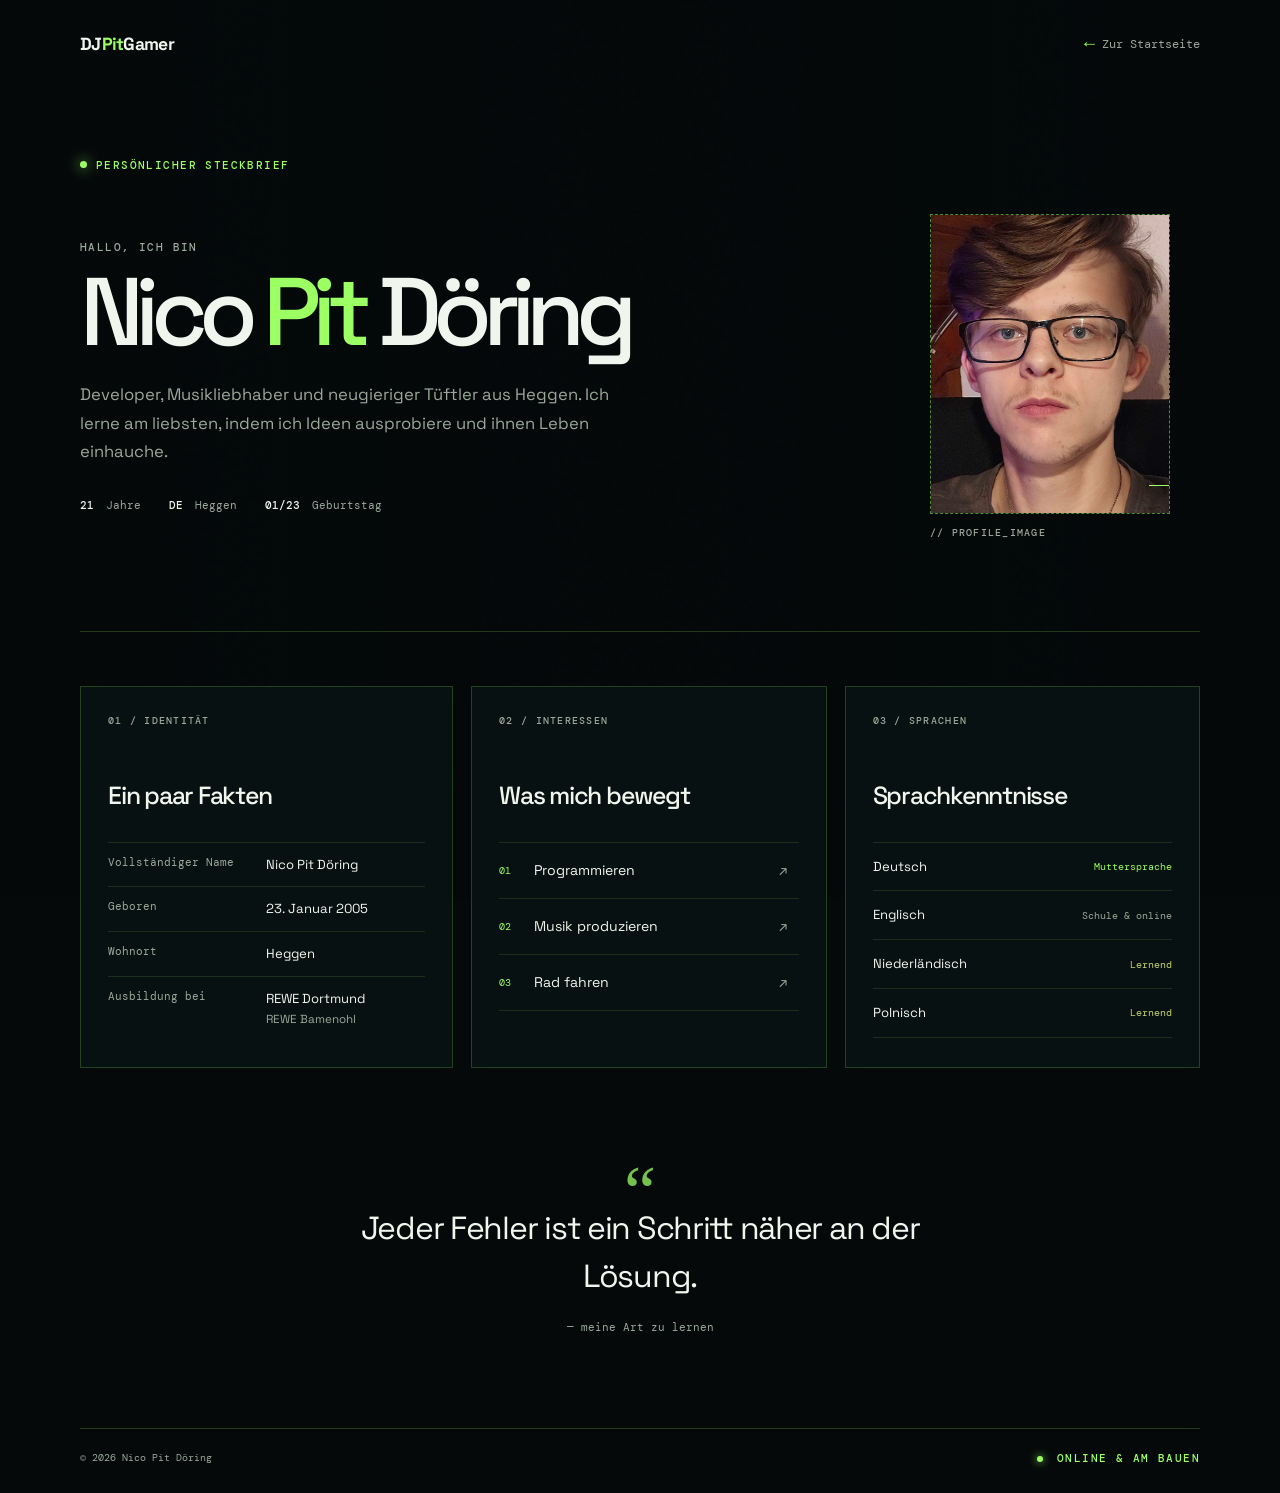
<file: about/index.html>
<!doctype html>
<html lang="de">
<head>
  <meta charset="utf-8">
  <meta name="viewport" content="width=device-width, initial-scale=1">
  <meta name="description" content="Privater Steckbrief von Nico Pit Döring – Entwickler, Musikproduzent und Fahrradfahrer.">
  <title>Über mich | Nico Pit Döring</title>
  <link rel="preconnect" href="https://fonts.googleapis.com">
  <link rel="preconnect" href="https://fonts.gstatic.com" crossorigin>
  <link href="https://fonts.googleapis.com/css2?family=DM+Mono:wght@400;500&family=Space+Grotesk:wght@400;500;600;700&display=swap" rel="stylesheet">
  <link rel="stylesheet" href="styles.css">
</head>
<body>
  <canvas id="matrix" aria-hidden="true"></canvas>
  <div class="noise" aria-hidden="true"></div>

  <header class="site-header">
    <a class="brand" href="index.html" aria-label="Zur Startseite">DJ<span>Pit</span>Gamer</a>
    <a class="back-link" href="index.html"><span aria-hidden="true">←</span> Zur Startseite</a>
  </header>

  <main class="page-shell">
    <section class="profile-hero" aria-labelledby="page-title">
      <div class="eyebrow"><span></span> Persönlicher Steckbrief</div>
      <div class="hero-grid">
        <div class="intro-copy">
          <p class="kicker">Hallo, ich bin</p>
          <h1 id="page-title">Nico <strong>Pit</strong> Döring</h1>
          <p class="lead">Developer, Musikliebhaber und neugieriger Tüftler aus Heggen. Ich lerne am liebsten, indem ich Ideen ausprobiere und ihnen Leben einhauche.</p>
          <div class="quick-facts" aria-label="Kurzinformationen">
            <span><b>21</b> Jahre</span>
            <span><b>DE</b> Heggen</span>
            <span><b>01/23</b> Geburtstag</span>
          </div>
        </div>

        <div class="portrait-wrap">
            <div class="portrait-placeholder" role="img" aria-label="Portrait von Nico Pit Döring">
                <img src="images/Nico.jpg" alt="Portrait von Nico Pit Döring">
            </div>
            <span class="portrait-label">// profile_image</span>
        </div>
      </div>
    </section>

    <section class="details-grid" aria-label="Steckbriefdetails">
      <article class="info-card identity-card">
        <div class="card-label">01 / IDENTITÄT</div>
        <h2>Ein paar Fakten</h2>
        <dl class="facts-list">
          <div><dt>Vollständiger Name</dt><dd>Nico Pit Döring</dd></div>
          <div><dt>Geboren</dt><dd>23. Januar 2005</dd></div>
          <div><dt>Wohnort</dt><dd>Heggen</dd></div>
          <div><dt>Ausbildung bei</dt><dd>REWE Dortmund<br><span>REWE Bamenohl</span></dd></div>
        </dl>
      </article>

      <article class="info-card">
        <div class="card-label">02 / INTERESSEN</div>
        <h2>Was mich bewegt</h2>
        <div class="interest-list">
          <div class="interest"><span class="interest-number">01</span><span>Programmieren</span><i>↗</i></div>
          <div class="interest"><span class="interest-number">02</span><span>Musik produzieren</span><i>↗</i></div>
          <div class="interest"><span class="interest-number">03</span><span>Rad fahren</span><i>↗</i></div>
        </div>
      </article>

      <article class="info-card languages-card">
        <div class="card-label">03 / SPRACHEN</div>
        <h2>Sprachkenntnisse</h2>
        <div class="language-list">
          <div class="language-row"><span>Deutsch</span><span class="level native">Muttersprache</span></div>
          <div class="language-row"><span>Englisch</span><span class="level">Schule &amp; online</span></div>
          <div class="language-row"><span>Niederländisch</span><span class="level learning">Lernend</span></div>
          <div class="language-row"><span>Polnisch</span><span class="level learning">Lernend</span></div>
        </div>
      </article>
    </section>

    <section class="quote-section" aria-label="Persönliches Motto">
      <span class="quote-mark">“</span>
      <blockquote>Jeder Fehler ist ein Schritt näher an der Lösung.</blockquote>
      <span class="quote-caption">— meine Art zu lernen</span>
    </section>
  </main>

  <footer class="site-footer">
    <span>© 2026 Nico Pit Döring</span>
    <span class="footer-status"><i></i> online &amp; am bauen</span>
  </footer>

  <script>
    (() => {
      const canvas = document.getElementById('matrix');
      const ctx = canvas.getContext('2d');
      const chars = 'アカサタナハマヤラワ0123456789ABCDEFGHIJKLMNOPQRSTUVWXYZ<>[]{}';
      let columns = 0;
      let drops = [];
      let fontSize = 15;

      function resize() {
        const density = window.innerWidth < 600 ? 24 : 18;
        fontSize = window.innerWidth < 600 ? 13 : 15;
        canvas.width = window.innerWidth;
        canvas.height = window.innerHeight;
        columns = Math.ceil(canvas.width / density);
        drops = Array.from({ length: columns }, () => Math.random() * -40);
      }

      function draw() {
        ctx.fillStyle = 'rgba(5, 9, 10, 0.085)';
        ctx.fillRect(0, 0, canvas.width, canvas.height);
        ctx.font = `${fontSize}px DM Mono, monospace`;
        for (let i = 0; i < drops.length; i++) {
          const char = chars[Math.floor(Math.random() * chars.length)];
          const x = i * (window.innerWidth < 600 ? 24 : 18);
          const y = drops[i] * fontSize;
          ctx.fillStyle = Math.random() > 0.94 ? '#d9ff72' : 'rgba(126, 241, 65, 0.42)';
          ctx.fillText(char, x, y);
          if (y > canvas.height && Math.random() > 0.975) drops[i] = 0;
          drops[i] += 0.72;
        }
        requestAnimationFrame(draw);
      }

      window.addEventListener('resize', resize, { passive: true });
      resize();
      draw();
    })();
  </script>
</body>
</html>
</file>
<file: about/styles.css>
:root {
  --bg: #05090a;
  --panel: rgba(10, 20, 20, .84);
  --line: rgba(152, 255, 97, .2);
  --text: #f0f5ee;
  --muted: #9aa99b;
  --green: #9cff64;
  --green-soft: #7ef141;
  --mono: 'DM Mono', monospace;
  --sans: 'Space Grotesk', system-ui, sans-serif;
}

* { box-sizing: border-box; }
html { scroll-behavior: smooth; }
body {
  margin: 0;
  min-width: 320px;
  color: var(--text);
  background: var(--bg);
  font-family: var(--sans);
  line-height: 1.5;
  overflow-x: hidden;
}

#matrix { position: fixed; inset: 0; z-index: -3; opacity: .72; }
.noise {
  position: fixed; inset: 0; z-index: -2; pointer-events: none; opacity: .04;
  background-image: url("data:image/svg+xml,%3Csvg viewBox='0 0 160 160' xmlns='http://www.w3.org/2000/svg'%3E%3Cfilter id='n'%3E%3CfeTurbulence type='fractalNoise' baseFrequency='.8' numOctaves='4' stitchTiles='stitch'/%3E%3C/filter%3E%3Crect width='100%25' height='100%25' filter='url(%23n)' opacity='.5'/%3E%3C/svg%3E");
}
body::after { content: ''; position: fixed; inset: 0; z-index: -1; pointer-events: none; background: linear-gradient(90deg, rgba(5,9,10,.96) 0%, rgba(5,9,10,.72) 50%, rgba(5,9,10,.96) 100%); }

.site-header, .site-footer, .page-shell { width: min(1120px, calc(100% - 48px)); margin-inline: auto; }
.site-header { display: flex; justify-content: space-between; align-items: center; padding: 30px 0; }
.brand { color: var(--text); font-size: 1.1rem; font-weight: 700; letter-spacing: -.04em; text-decoration: none; }
.brand span { color: var(--green); }
.back-link { color: var(--muted); font-family: var(--mono); font-size: .75rem; text-decoration: none; transition: color .2s ease; }
.back-link:hover { color: var(--green); }
.back-link span { color: var(--green); font-size: 1.15rem; vertical-align: -1px; }

.profile-hero { padding: 70px 0 92px; border-bottom: 1px solid var(--line); }
.eyebrow, .card-label, .portrait-label, .kicker, .footer-status { color: var(--green); font: 500 .68rem var(--mono); letter-spacing: .13em; text-transform: uppercase; }
.eyebrow { display: flex; align-items: center; gap: 9px; margin-bottom: 42px; }
.eyebrow span { width: 7px; height: 7px; border-radius: 50%; background: var(--green); box-shadow: 0 0 14px var(--green); }
.hero-grid { display: grid; grid-template-columns: 1fr 300px; align-items: center; gap: 80px; }
.kicker { margin: 0 0 14px; color: var(--muted); }
h1, h2, p { margin-top: 0; }
h1 { max-width: 700px; margin-bottom: 25px; font-size: clamp(3.4rem, 7.5vw, 6.8rem); font-weight: 500; letter-spacing: -.095em; line-height: .92; }
h1 strong { color: var(--green); font-weight: 500; }
.lead { max-width: 570px; margin-bottom: 32px; color: var(--muted); font-size: 1.04rem; line-height: 1.7; }
.quick-facts { display: flex; flex-wrap: wrap; gap: 12px 28px; color: var(--muted); font: .7rem var(--mono); }
.quick-facts b { margin-right: 5px; color: var(--text); font-weight: 500; }

.portrait-wrap {
  position: relative;
  max-width: 240px; /* Begrenzt die Breite am PC auf eine passende Größe */
  width: 100%;
  margin-inline: auto; /* Zentriert die Box im Grid-Bereich */
}

.portrait-placeholder {
  position: relative;
  overflow: hidden; /* Verhindert, dass das Bild über die Ecken hinaussteht */
  aspect-ratio: 4 / 5;
  display: flex;
  flex-direction: column;
  justify-content: center;
  align-items: center;
  gap: 5px;
  color: var(--green);
  border: 1px dashed rgba(156,255,100,.5);
  background: rgba(156,255,100,.04);
  text-align: center;
}

/* --- HIER NEU HINZUFÜGEN --- */
.portrait-placeholder img {
  width: 100%;
  height: 100%;
  object-fit: cover; /* Passt das Bild perfekt in den 4:5 Rahmen ein, ohne es zu verzerren */
  display: block;
}
.portrait-placeholder::before, .portrait-placeholder::after { content: ''; position: absolute; width: 25px; height: 25px; border-color: var(--green); }
.portrait-placeholder::before { top: -6px; left: -6px; border-top: 1px solid; border-left: 1px solid; }
.portrait-placeholder::after { right: -6px; bottom: 27px; border-right: 1px solid; border-bottom: 1px solid; }
.portrait-icon { font-size: 2.2rem; font-weight: 300; line-height: 1; }
.portrait-placeholder span { font: .8rem var(--mono); }
.portrait-placeholder small { color: var(--muted); font: .65rem var(--mono); }
.portrait-label { display: block; margin-top: 12px; color: var(--muted); font-size: .6rem; }

.details-grid { display: grid; grid-template-columns: 1.05fr 1fr 1fr; gap: 18px; padding: 54px 0 70px; }
.info-card { min-height: 320px; padding: 27px; border: 1px solid var(--line); background: var(--panel); backdrop-filter: blur(8px); }
.card-label { margin-bottom: 50px; color: var(--muted); font-size: .61rem; }
h2 { margin-bottom: 28px; font-size: 1.55rem; font-weight: 500; letter-spacing: -.05em; }
.facts-list { margin: 0; }
.facts-list div { display: grid; grid-template-columns: 1fr 1.12fr; gap: 15px; padding: 12px 0; border-top: 1px solid rgba(152,255,97,.12); }
.facts-list dt { color: var(--muted); font: .68rem var(--mono); }
.facts-list dd { margin: 0; font-size: .82rem; }
.facts-list dd span { color: var(--muted); font-size: .73rem; }
.interest-list { border-top: 1px solid rgba(152,255,97,.12); }
.interest { display: grid; grid-template-columns: 35px 1fr 20px; align-items: center; padding: 17px 0; border-bottom: 1px solid rgba(152,255,97,.12); font-size: .88rem; }
.interest-number { color: var(--green); font: .65rem var(--mono); }
.interest i { color: var(--muted); font-style: normal; }
.language-list { border-top: 1px solid rgba(152,255,97,.12); }
.language-row { display: flex; justify-content: space-between; align-items: center; gap: 12px; padding: 14px 0; border-bottom: 1px solid rgba(152,255,97,.12); font-size: .82rem; }
.level { color: var(--muted); font: .61rem var(--mono); text-align: right; }
.level.native { color: var(--green); }
.level.learning { color: #c4d56e; }

.quote-section { padding: 18px 0 90px; text-align: center; }
.quote-mark { display: block; height: 48px; color: var(--green); font: 4.5rem Georgia, serif; line-height: 1; opacity: .75; }
blockquote { max-width: 650px; margin: 0 auto 14px; font-size: clamp(1.35rem, 3vw, 2rem); letter-spacing: -.04em; }
.quote-caption { color: var(--muted); font: .68rem var(--mono); }
.site-footer { display: flex; justify-content: space-between; padding: 22px 0 28px; border-top: 1px solid var(--line); color: var(--muted); font: .65rem var(--mono); }
.footer-status i { display: inline-block; width: 6px; height: 6px; margin-right: 6px; border-radius: 50%; background: var(--green); box-shadow: 0 0 8px var(--green); }

@media (max-width: 850px) { .hero-grid { grid-template-columns: 1fr 220px; gap: 35px; } .details-grid { grid-template-columns: 1fr 1fr; } .languages-card { grid-column: 1 / -1; min-height: auto; } }
@media (max-width: 620px) {
  .site-header, .site-footer, .page-shell { width: min(100% - 36px, 500px); }
  .site-header { padding: 22px 0; }
  .profile-hero { padding: 45px 0 58px; }
  .eyebrow { margin-bottom: 30px; }
  .hero-grid { display: flex; flex-direction: column-reverse; align-items: stretch; gap: 38px; }

  .portrait-wrap {
  position: relative;
}

/* Bild styling & Einpassung in die Box */
.portrait-wrap img {
  width: 100%;
  aspect-ratio: 4 / 5;
  object-fit: cover;
  display: block;
  border: 1px dashed rgba(156, 255, 100, .5);
  background: rgba(156, 255, 100, .04);
}

/* Grüne Eck-Akzente für den Cyberpunk/Tech-Look */
.portrait-wrap::before, 
.portrait-wrap::after {
  content: '';
  position: absolute;
  width: 25px;
  height: 25px;
  border-color: var(--green);
  pointer-events: none;
}

.portrait-wrap::before {
  top: -6px;
  left: -6px;
  border-top: 1px solid;
  border-left: 1px solid;
}

.portrait-wrap::after {
  right: -6px;
  bottom: 27px; /* Damit der Eck-Akzent über dem Label abschließt */
  border-right: 1px solid;
  border-bottom: 1px solid;
}

  h1 { font-size: clamp(3.1rem, 17vw, 5rem); }
  .lead { font-size: .95rem; }
  .quick-facts { gap: 9px 17px; }
  .details-grid { display: block; padding: 38px 0 58px; }
  .info-card { min-height: 0; margin-bottom: 14px; padding: 23px; }
  .card-label { margin-bottom: 32px; }
  .languages-card { margin-bottom: 0; }
  .quote-section { padding-bottom: 60px; }
  .site-footer { flex-direction: column; gap: 10px; }
}
@media (prefers-reduced-motion: reduce) { html { scroll-behavior: auto; } }
</file>
